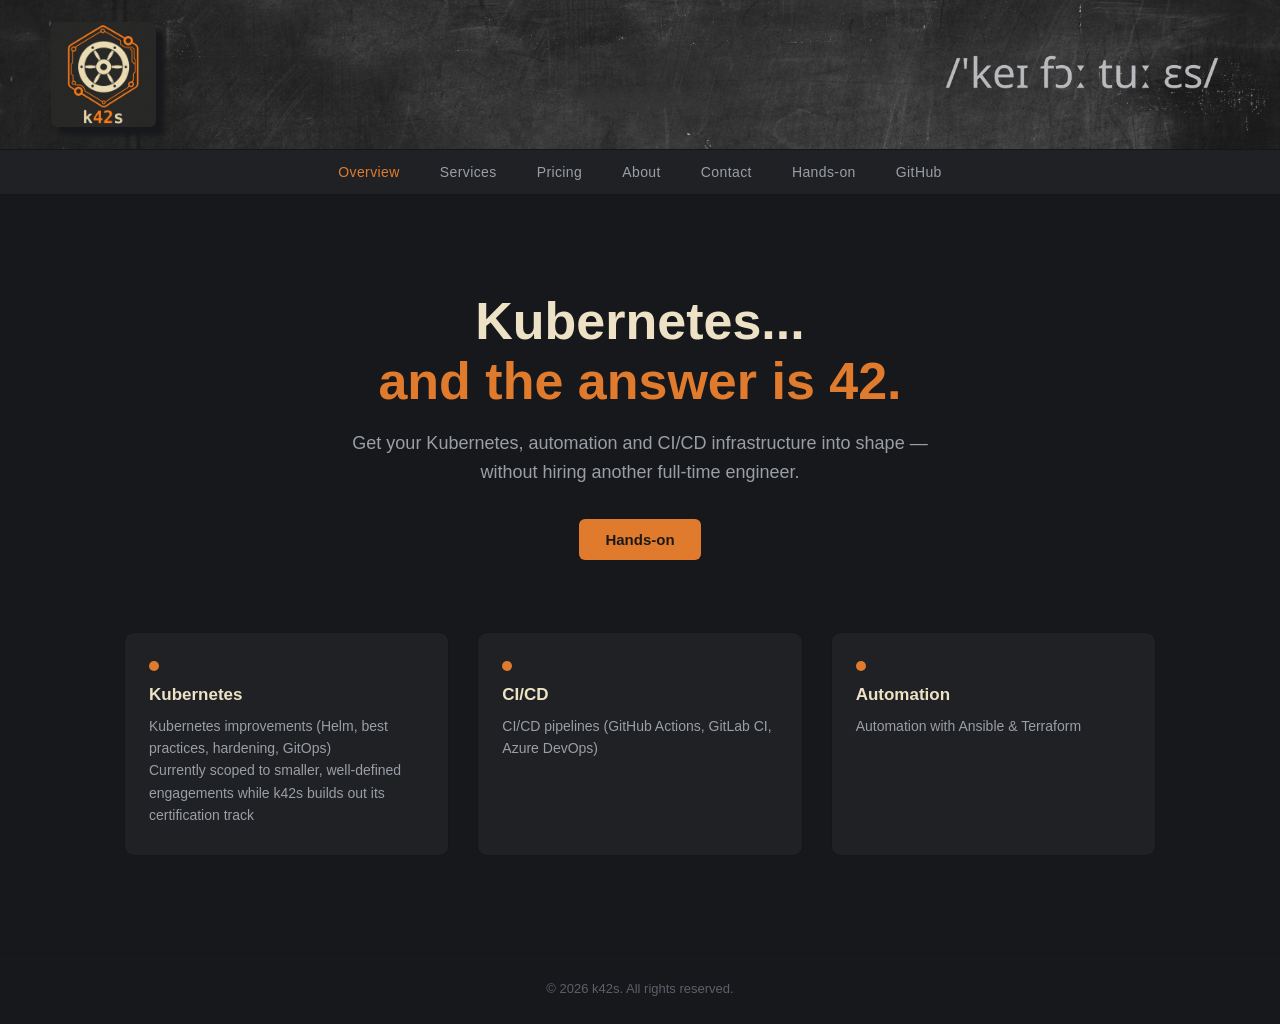
<file: www/index.html>
<!DOCTYPE html>
<html lang="en">
<head>
<meta charset="UTF-8">
<meta name="viewport" content="width=device-width, initial-scale=1.0">
<title>k42s - Kubernetes... and the answer is 42.</title>
<link rel="stylesheet" href="styles.css">
</head>
<body>

  <header class="banner">
    <div class="banner-logo">
      <img src="k42s-logo.png" alt="k42s logo">
    </div>
    <div class="banner-tagline">
      <img src="k42s-text.png" alt="/'keɪ fɔːr tuː ɛs/">
    </div>
  </header>

  <nav class="nav">
    <a href="index.html" class="active">Overview</a>
    <a href="services.html">Services</a>
    <a href="pricing.html">Pricing</a>
    <a href="about.html">About</a>
    <a href="contact.html">Contact</a>
    <a href="terminal.html">Hands-on</a>
    <a href="https://github.com/k42s-dev" target="_blank">GitHub</a>
  </nav>

  <main>
    <section class="hero">
      <h1>Kubernetes...<br><span>and the answer is 42.</span></h1>
      <p>
      Get your Kubernetes, automation and CI/CD infrastructure into shape — without hiring another full-time engineer.<br>
      </p>
      <div class="hero-actions">
        <a class="btn primary" href="terminal.html">Hands-on</a>
	<!-- <a class="btn secondary" href="#">Read the docs</a> -->
      </div>
    </section>

    <section class="features">
      <div class="feature">
        <div class="dot"></div>
        <h3>Kubernetes</h3>
	<p>Kubernetes improvements (Helm, best practices, hardening, GitOps)<br>
	Currently scoped to smaller, well-defined engagements while k42s builds out its certification track
	</p>
      </div>
      <div class="feature">
        <div class="dot"></div>
	<h3>CI/CD</h3>
	<p>CI/CD pipelines (GitHub Actions, GitLab CI, Azure DevOps)</p>
      </div>
      <div class="feature">
        <div class="dot"></div>
        <h3>Automation</h3>
        <p>Automation with Ansible & Terraform</p>
      </div>
    </section>
  </main>

  <footer>
    &copy; 2026 k42s. All rights reserved.
  </footer>

</body>
</html>
</file>
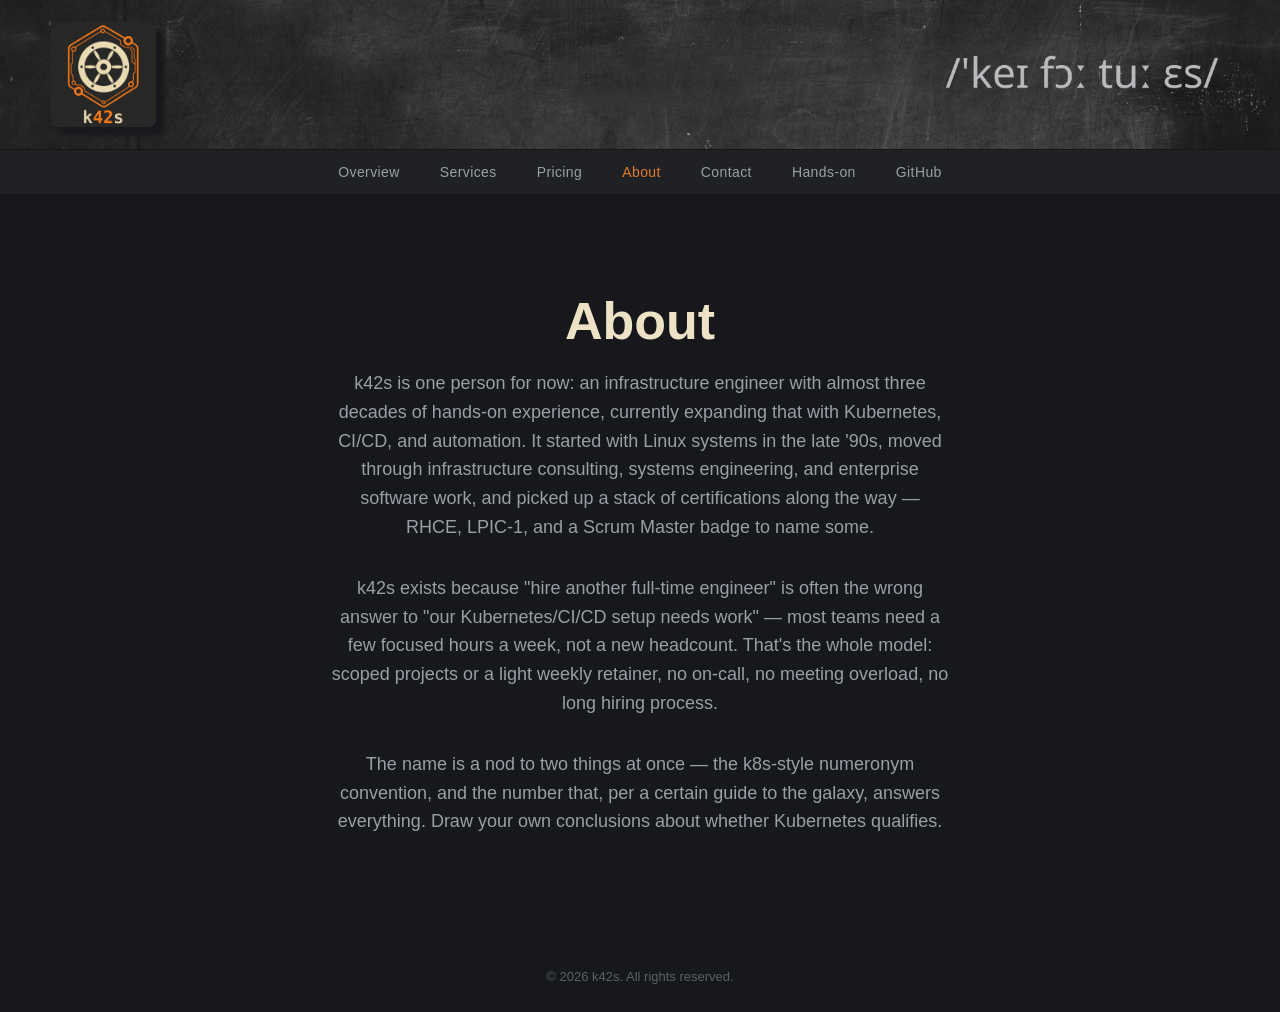
<file: www/about.html>
<!DOCTYPE html>
<html lang="en">
<head>
<meta charset="UTF-8">
<meta name="viewport" content="width=device-width, initial-scale=1.0">
<title>k42s - Kubernetes... and the answer is 42.</title>
<link rel="stylesheet" href="styles.css">
</head>
<body>

  <header class="banner">
    <div class="banner-logo">
      <img src="k42s-logo.png" alt="k42s logo">
    </div>
    <div class="banner-tagline">
      <img src="k42s-text.png" alt="/'keɪ fɔːr tuː ɛs/">
    </div>
  </header>

  <nav class="nav">
    <a href="index.html">Overview</a>
    <a href="services.html">Services</a>
    <a href="pricing.html">Pricing</a>
    <a href="about.html" class="active">About</a>
    <a href="contact.html">Contact</a>
    <a href="terminal.html">Hands-on</a>
    <a href="https://github.com/k42s-dev" target="_blank">GitHub</a>
  </nav>

  <main>
    <section class="hero">
      <h1>About</h1>
      <p>
      k42s is one person for now: an infrastructure engineer with almost three decades of hands-on experience, currently expanding that with Kubernetes, CI/CD, and automation. It started with Linux systems in the late '90s, moved through infrastructure consulting, systems engineering, and enterprise software work, and picked up a stack of certifications along the way — RHCE, LPIC-1, and a Scrum Master badge to name some.
      </p>
      <p>
      k42s exists because "hire another full-time engineer" is often the wrong answer to "our Kubernetes/CI/CD setup needs work" — most teams need a few focused hours a week, not a new headcount. That's the whole model: scoped projects or a light weekly retainer, no on-call, no meeting overload, no long hiring process.
      </p>
      <p>
The name is a nod to two things at once — the k8s-style numeronym convention, and the number that, per a certain guide to the galaxy, answers everything. Draw your own conclusions about whether Kubernetes qualifies.
      </p>
    </section>
  </main>

  <footer>
    &copy; 2026 k42s. All rights reserved.
  </footer>

</body>
</html>
</file>
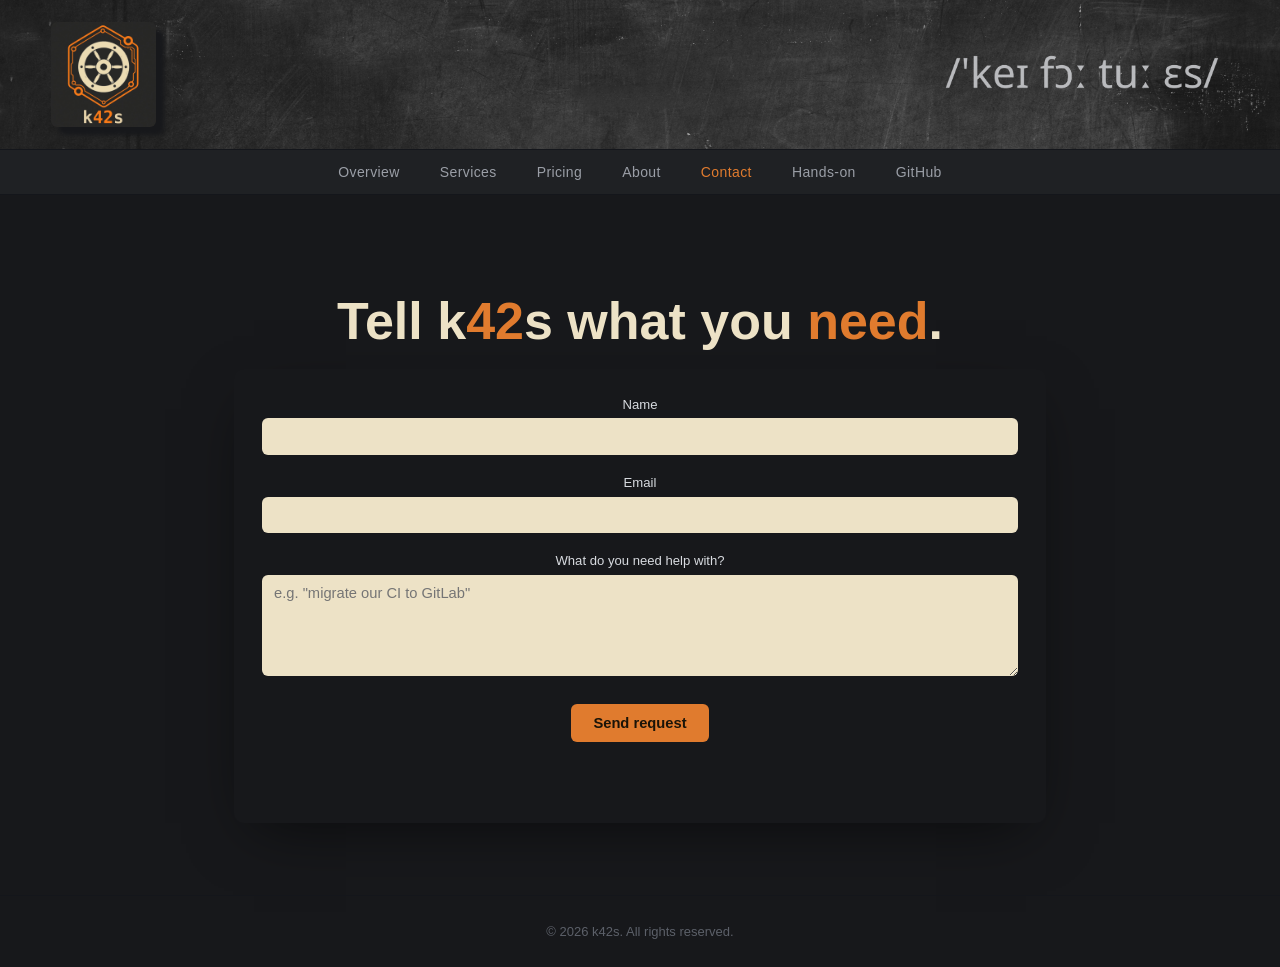
<file: www/contact.html>
<!DOCTYPE html>
<html lang="en">
<head>
<meta charset="UTF-8">
<meta name="viewport" content="width=device-width, initial-scale=1.0">
<title>k42s - Kubernetes... and the answer is 42.</title>
<link rel="preconnect" href="https://fonts.googleapis.com">
<link rel="preconnect" href="https://fonts.gstatic.com" crossorigin>
<link href="https://fonts.googleapis.com/css2?family=JetBrains+Mono:ital,wght@0,400;0,500;0,700;1,400&display=swap" rel="stylesheet">
<link rel="stylesheet" href="styles.css">
<link rel="stylesheet" href="contact.css">
</head>
<body>

  <header class="banner">
    <div class="banner-logo">
      <img src="k42s-logo.png" alt="k42s logo">
    </div>
    <div class="banner-tagline">
      <img src="k42s-text.png" alt="/'keɪ fɔːr tuː ɛs/">
    </div>
  </header>

  <nav class="nav">
    <a href="index.html">Overview</a>
    <a href="services.html">Services</a>
    <a href="pricing.html">Pricing</a>
    <a href="about.html">About</a>
    <a href="contact.html" class="active">Contact</a>
    <a href="terminal.html">Hands-on</a>
    <a href="https://github.com/k42s-dev" target="_blank">GitHub</a>
  </nav>

  <main>

<section class="hero">
	<!-- <p class="kicker">Contact</p> -->
	<h1>Tell k<span>42</span>s what you <span>need</span>.</h1>

  <form id="contactForm" class="form-wrap" novalidate>
    <div class="field">
      <label for="cf-name">Name</label>
      <input id="cf-name" name="name" type="text" autocomplete="name" required>
    </div>

    <div class="field">
      <label for="cf-email">Email</label>
      <input id="cf-email" name="email" type="email" autocomplete="email" required>
    </div>

    <div class="field">
      <label for="cf-message">What do you need help with?</label>
      <textarea id="cf-message" name="message" rows="5" placeholder='e.g. "migrate our CI to GitLab"' required></textarea>
    </div>

    <button type="submit" class="submit-btn">Send request</button>
    <p id="formStatus" class="form-status" aria-live="polite"></p>
  </form>


</section>
  </main>

  <footer>
    &copy; 2026 k42s. All rights reserved.
  </footer>

  <script src="js/contact.js"></script>
</body>
</html>
</file>
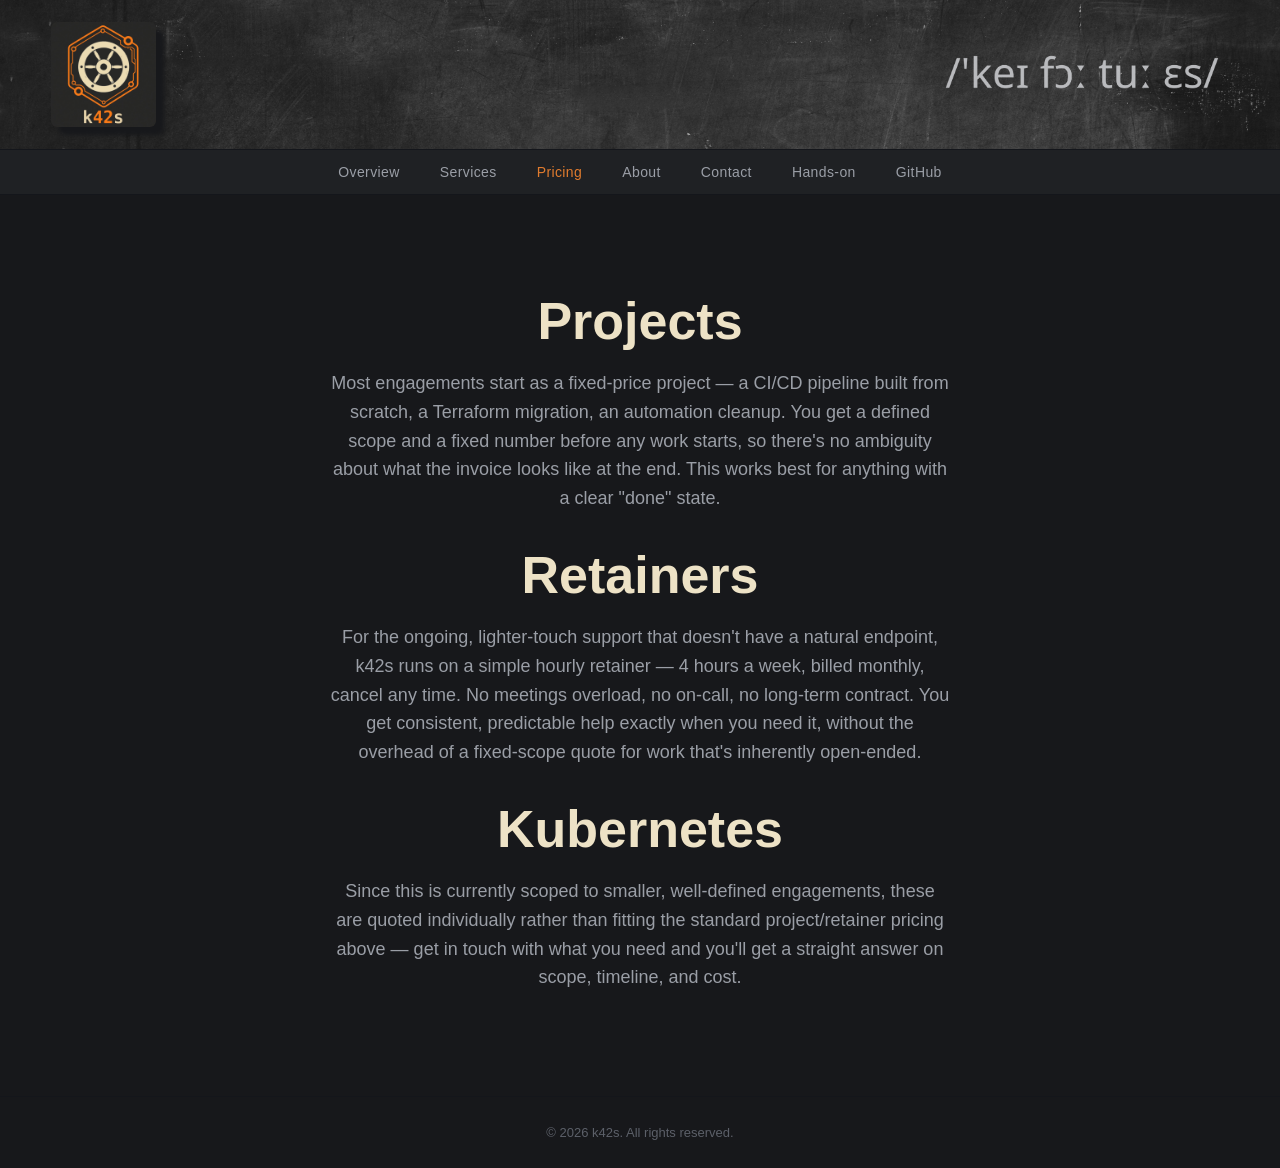
<file: www/pricing.html>
<!DOCTYPE html>
<html lang="en">
<head>
<meta charset="UTF-8">
<meta name="viewport" content="width=device-width, initial-scale=1.0">
<title>k42s - Kubernetes... and the answer is 42.</title>
<link rel="stylesheet" href="styles.css">
</head>
<body>

  <header class="banner">
    <div class="banner-logo">
      <img src="k42s-logo.png" alt="k42s logo">
    </div>
    <div class="banner-tagline">
      <img src="k42s-text.png" alt="/'keɪ fɔːr tuː ɛs/">
    </div>
  </header>

  <nav class="nav">
    <a href="index.html">Overview</a>
    <a href="services.html">Services</a>
    <a href="pricing.html" class="active">Pricing</a>
    <a href="about.html">About</a>
    <a href="contact.html">Contact</a>
    <a href="terminal.html">Hands-on</a>
    <a href="https://github.com/k42s-dev" target="_blank">GitHub</a>
  </nav>

  <main>
    <section class="hero">
      <h1>Projects</h1>
      <p>
      Most engagements start as a fixed-price project — a CI/CD pipeline built from scratch, a Terraform migration, an automation cleanup. You get a defined scope and a fixed number before any work starts, so there's no ambiguity about what the invoice looks like at the end. This works best for anything with a clear "done" state.
      </p>
      <h1>Retainers</h1>
      <p>
      For the ongoing, lighter-touch support that doesn't have a natural endpoint, k42s runs on a simple hourly retainer — 4 hours a week, billed monthly, cancel any time. No meetings overload, no on-call, no long-term contract. You get consistent, predictable help exactly when you need it, without the overhead of a fixed-scope quote for work that's inherently open-ended.
      </p>
      <h1>Kubernetes</h1>
      <p>
      Since this is currently scoped to smaller, well-defined engagements, these are quoted individually rather than fitting the standard project/retainer pricing above — get in touch with what you need and you'll get a straight answer on scope, timeline, and cost.
      </p>
    </section>
  </main>

  <footer>
    &copy; 2026 k42s. All rights reserved.
  </footer>

</body>
</html>
</file>
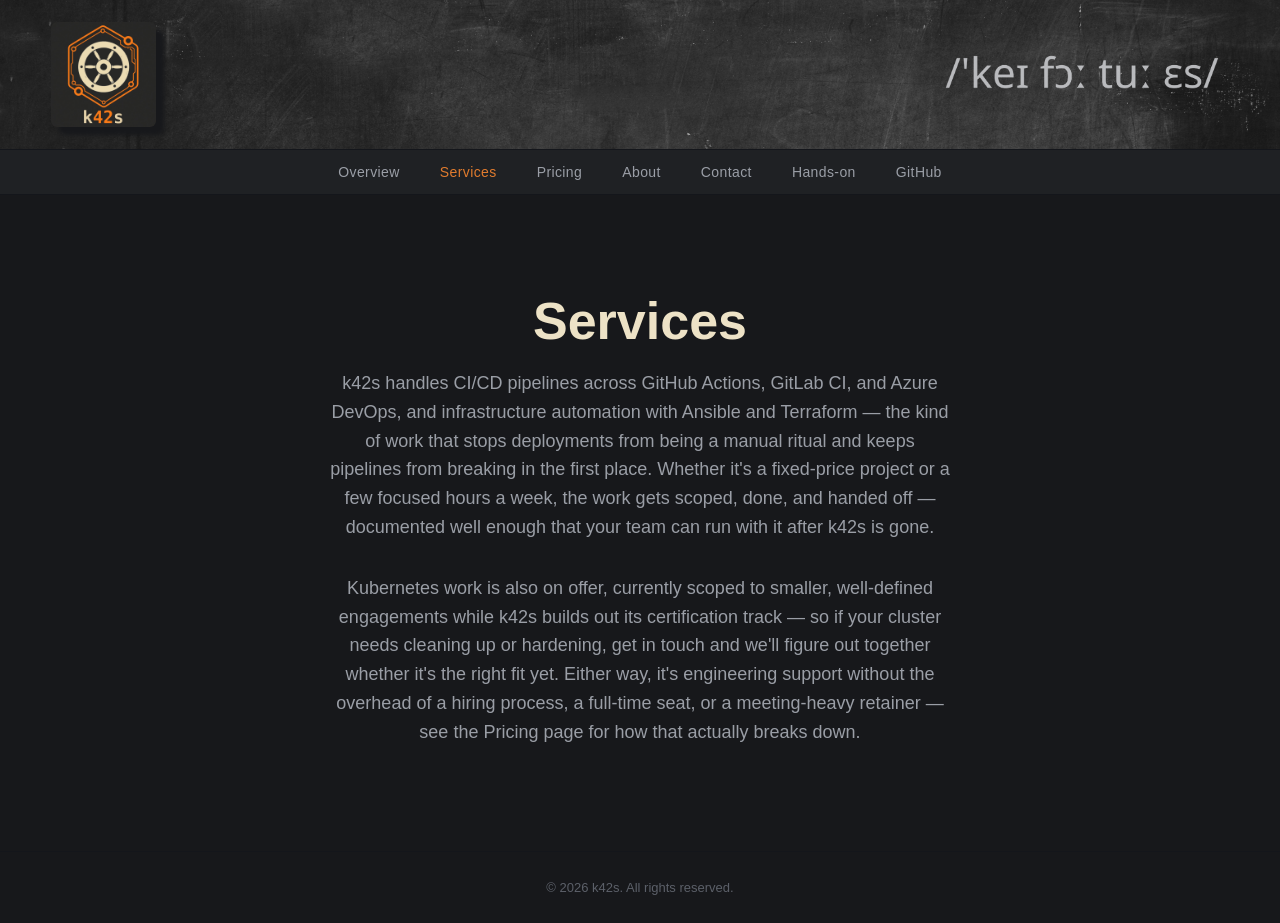
<file: www/services.html>
<!DOCTYPE html>
<html lang="en">
<head>
<meta charset="UTF-8">
<meta name="viewport" content="width=device-width, initial-scale=1.0">
<title>k42s - Kubernetes... and the answer is 42.</title>
<link rel="stylesheet" href="styles.css">
</head>
<body>

  <header class="banner">
    <div class="banner-logo">
      <img src="k42s-logo.png" alt="k42s logo">
    </div>
    <div class="banner-tagline">
      <img src="k42s-text.png" alt="/'keɪ fɔːr tuː ɛs/">
    </div>
  </header>

  <nav class="nav">
    <a href="index.html">Overview</a>
    <a href="services.html" class="active">Services</a>
    <a href="pricing.html">Pricing</a>
    <a href="about.html">About</a>
    <a href="contact.html">Contact</a>
    <a href="terminal.html">Hands-on</a>
    <a href="https://github.com/k42s-dev" target="_blank">GitHub</a>
  </nav>

  <main>
    <section class="hero">
      <h1>Services</h1>
      <p>
      k42s handles CI/CD pipelines across GitHub Actions, GitLab CI, and Azure DevOps, and infrastructure automation with Ansible and Terraform — the kind of work that stops deployments from being a manual ritual and keeps pipelines from breaking in the first place. Whether it's a fixed-price project or a few focused hours a week, the work gets scoped, done, and handed off — documented well enough that your team can run with it after k42s is gone.
      </p>
      <p>
      Kubernetes work is also on offer, currently scoped to smaller, well-defined engagements while k42s builds out its certification track — so if your cluster needs cleaning up or hardening, get in touch and we'll figure out together whether it's the right fit yet. Either way, it's engineering support without the overhead of a hiring process, a full-time seat, or a meeting-heavy retainer — see the Pricing page for how that actually breaks down.
      </p>
    </section>
  </main>

  <footer>
    &copy; 2026 k42s. All rights reserved.
  </footer>

</body>
</html>
</file>
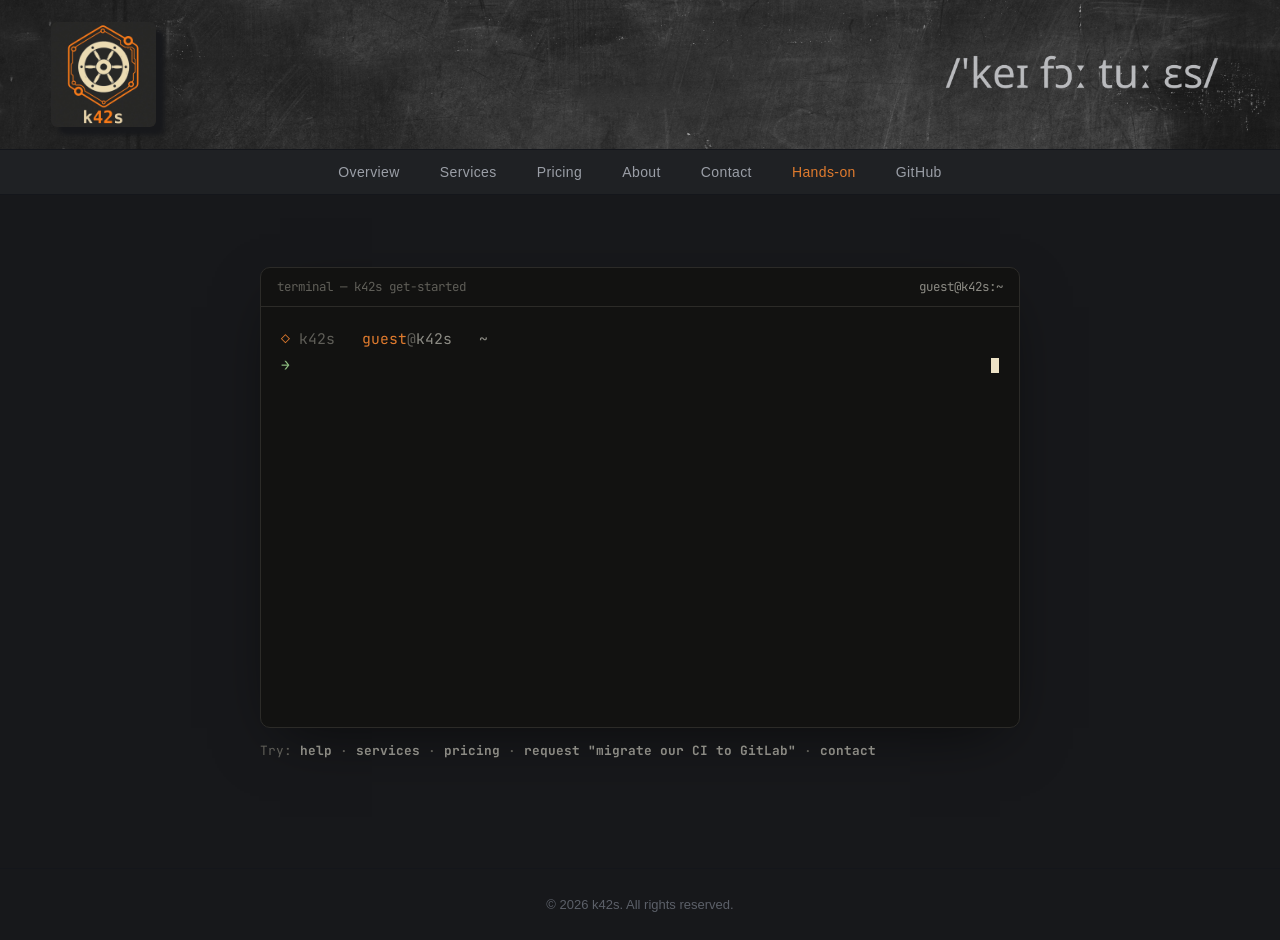
<file: www/terminal.html>
<!DOCTYPE html>
<html lang="en">
<head>
<meta charset="UTF-8">
<meta name="viewport" content="width=device-width, initial-scale=1.0">
<title>k42s — Get started</title>
<link rel="preconnect" href="https://fonts.googleapis.com">
<link rel="preconnect" href="https://fonts.gstatic.com" crossorigin>
<link href="https://fonts.googleapis.com/css2?family=JetBrains+Mono:ital,wght@0,400;0,500;0,700;1,400&display=swap" rel="stylesheet">
<link rel="stylesheet" href="styles.css">
<link rel="stylesheet" href="terminal-styles.css">
</head>
<body>

  <header class="banner">
    <div class="banner-logo">
      <img src="k42s-logo.png" alt="k42s logo">
    </div>
    <div class="banner-tagline">
      <img src="k42s-text.png" alt="/'keɪ fɔːr tuː ɛs/">
    </div>
  </header>

<nav class="nav">
  <a href="index.html">Overview</a>
  <a href="services.html">Services</a>
  <a href="pricing.html">Pricing</a>
  <a href="about.html">About</a>
  <a href="contact.html">Contact</a>
  <a href="terminal.html" class="active">Hands-on</a>
  <a href="https://github.com/k42s-dev" target="_blank">GitHub</a>
</nav>

<main>
	<!-- <p class="lede">Type <b style="color:var(--orange)">help</b> to see what k42s can do</p> -->

  <div class="term-wrap">
    <div class="term-bar">
      <span>terminal — k42s get-started</span>
      <span class="path">guest@k42s:~</span>
    </div>
    <div class="term-body" id="termBody">
      <!-- history renders here -->
    </div>
  </div>

  <p class="hint">Try: <b>help</b> · <b>services</b> · <b>pricing</b> · <b>request "migrate our CI to GitLab"</b> · <b>contact</b></p>
</main>

  <footer>
    &copy; 2026 k42s. All rights reserved.
  </footer>

<script src="js/terminal.js"></script>
</body>
</html>
</file>
<file: www/styles.css>
:root{
  --bg: #17181b;
  --bg-alt: #1f2124;
  --orange: #e07b2e;
  --cream: #ede2c6;
  --text: #d8dbe0;
  --text-dim: #9a9ea6;
  --border: #14161b;
}

* { box-sizing: border-box; }

html, body {
  margin: 0;
  padding: 0;
  background: var(--bg);
  color: var(--text);
  font-family: 'Segoe UI', 'Helvetica Neue', Arial, sans-serif;
}

/* ---------- Banner ---------- */

.banner {
  position: relative;
  width: 100%;
  height: 150px;
  background-image: url('chalkboard-banner.png');
  background-size: cover;
  background-position: center;
  display: flex;
  align-items: center;
  justify-content: space-between;
  padding: 0 clamp(20px, 4vw, 64px);
  border-bottom: 1px solid var(--border);
}

.banner-logo {
  display: flex;
  align-items: center;
  height: 100%;
  padding: 22px 0;
}

.banner-logo img {
  height: 100%;
  width: auto;
  display: block;
  border-radius: 6px;
  filter: drop-shadow(8px 8px 2px var(--bg));
}

.banner-tagline img {
  /* height: 34%; */
  height: 50px;
  width: auto;
  display: block;
  opacity: 0.92;
}

/* ---------- Nav ---------- */

.nav {
  display: flex;
  align-items: center;
  justify-content: center;
  gap: 40px;
  background: var(--bg-alt);
  padding: 14px 0;
  border-bottom: 1px solid var(--border);
  font-size: 14px;
  letter-spacing: 0.4px;
}

.nav a {
  color: var(--text-dim);
  text-decoration: none;
  transition: color 0.15s ease;
}

.nav a:hover {
  color: var(--cream);
}

.nav a.active {
  color: var(--orange);
}

/* ---------- Hero ---------- */

.hero {
  max-width: 860px;
  margin: 0 auto;
  padding: 96px 24px 72px;
  text-align: center;
}

.hero h1 {
  font-size: clamp(32px, 5vw, 52px);
  margin: 0 0 18px;
  color: var(--cream);
  font-weight: 600;
}

.hero h1 span {
  color: var(--orange);
}

.hero p {
  font-size: 18px;
  line-height: 1.6;
  color: var(--text-dim);
  margin: 0 auto 32px;
  max-width: 620px;
}

.hero-actions {
  display: flex;
  gap: 16px;
  justify-content: center;
}

.btn {
  display: inline-block;
  padding: 12px 26px;
  border-radius: 6px;
  font-size: 15px;
  font-weight: 600;
  text-decoration: none;
  transition: transform 0.15s ease, opacity 0.15s ease;
}

.btn:hover { transform: translateY(-1px); }

.btn.primary {
  background: var(--orange);
  color: #1a1a1a;
}

.btn.secondary {
  background: transparent;
  color: var(--text);
  border: 1px solid #3a3d47;
}

/* ---------- Feature strip ---------- */

.features {
  max-width: 1080px;
  margin: 0 auto;
  padding: 0 24px 96px;
  display: grid;
  grid-template-columns: repeat(3, 1fr);
  gap: 28px;
}

.feature {
  background: var(--bg-alt);
  border: 1px solid var(--border);
  border-radius: 10px;
  padding: 28px 24px;
}

.feature .dot {
  width: 10px;
  height: 10px;
  border-radius: 50%;
  background: var(--orange);
  margin-bottom: 14px;
}

.feature h3 {
  margin: 0 0 10px;
  font-size: 17px;
  color: var(--cream);
}

.feature p {
  margin: 0;
  font-size: 14px;
  line-height: 1.6;
  color: var(--text-dim);
}

/* ---------- Footer ---------- */

footer {
  text-align: center;
  padding: 28px 24px;
  font-size: 13px;
  color: #5c6069;
  border-top: 1px solid var(--border);
}

@media (max-width: 700px) {
  .banner { height: 130px; }
  .features { grid-template-columns: 1fr; }
  .banner-tagline { display: none; }
}
</file>
<file: www/contact.css>
/* ---- contact form ---- */
.form-wrap{
  background:var(--panel);
  border:1px solid var(--panel-border);
  border-radius:10px;
  padding:1.75rem;
  box-shadow:0 20px 60px -20px rgba(0,0,0,0.6);
}

.field{margin-bottom:1.25rem;}
.field:last-of-type{margin-bottom:1.5rem;}

.field label{
  display:block;font-family:var(--mono);font-size:0.82rem;
  color:var(--muted);margin-bottom:0.4rem;
}

.field input,
.field textarea{
  width:100%;
/*  background:var(--bg); */
  background:var(--cream);
  border:1px solid var(--panel-border);
  border-radius:6px;
  color:#282828;
  font-family:var(--mono);
  font-size:0.92rem;
  padding:0.65rem 0.75rem;
  outline:none;
  resize:vertical;
}
.field input:focus,
.field textarea:focus{
  border-color:var(--orange);
}
.field input:invalid.touched,
.field textarea:invalid.touched{
  border-color:var(--red);
}

.submit-btn{
  background:var(--orange);
  color:#1a1408;
  border:none;
  border-radius:6px;
  font-family:var(--mono);
  font-weight:700;
  font-size:0.92rem;
  padding:0.7rem 1.4rem;
  cursor:pointer;
}
.submit-btn:hover{filter:brightness(1.08);}
.submit-btn:active{filter:brightness(0.95);}

.form-status{
  font-family:var(--mono);
  font-size:0.85rem;
  margin:0.9rem 0 0;
  min-height:1.2em;
}
.form-status.ok{color:var(--green);}
.form-status.err{color:var(--red);}
</file>
<file: www/terminal-styles.css>
:root{
/*  --bg:#191918; */
  --panel:#121211;
  --panel-border:#2c2b28;
/*  --cream:#ede0c8;
  --orange:#e8823c; */
  --muted:#8c8b84;
  --muted-dim:#5f5e58;
  --green:#8fbf82;
  --red:#d9705a;
  --mono: 'JetBrains Mono', ui-monospace, SFMono-Regular, Menlo, Consolas, monospace;
  --sans: -apple-system, BlinkMacSystemFont, 'Segoe UI', system-ui, sans-serif;
}
/* *{box-sizing:border-box;}
html,body{margin:0;padding:0;background:var(--bg);color:var(--cream);font-family:var(--sans);}
*/ 
/* ---- minimal page chrome, for context only ---- */
/* .nav{
  display:flex;align-items:center;justify-content:center;gap:2.25rem;
  padding:1.1rem 1rem;border-bottom:1px solid var(--panel-border);
}
.nav a{color:var(--muted);text-decoration:none;font-size:0.92rem;}
.nav a:hover{color:var(--cream);}i */
.nav a.active{color:var(--orange);}

main{max-width:800px;margin:0 auto;padding:4.5rem 1.25rem 6rem;}
.kicker{color:var(--muted);font-size:1rem;margin:0 0 0.5rem;}
h1{
  font-size:2.4rem;line-height:1.15;margin:0 0 0.9rem;
  font-weight:700;letter-spacing:-0.01em;
}
h1 span{color:var(--orange);}
.lede{color:var(--muted);font-size:1.05rem;line-height:1.55;max-width:46ch;margin:0 0 2.75rem;}

/* ---- terminal ---- */
.term-wrap{
  background:var(--panel);
  border:1px solid var(--panel-border);
  border-radius:10px;
  overflow:hidden;
  box-shadow:0 20px 60px -20px rgba(0,0,0,0.6);
}
.term-bar{
  display:flex;align-items:center;justify-content:space-between;
  padding:0.65rem 1rem;border-bottom:1px solid var(--panel-border);
  font-family:var(--mono);font-size:0.78rem;color:var(--muted-dim);
}
.term-bar .path{color:var(--muted);}
.term-body{
  font-family:var(--mono);
  font-size:0.92rem;
  line-height:1.65;
  padding:1.25rem 1.25rem 1rem;
  height:420px;
  overflow-y:auto;
  cursor:text;
}
.term-body::-webkit-scrollbar{width:8px;}
.term-body::-webkit-scrollbar-thumb{background:var(--panel-border);border-radius:8px;}

.line{white-space:pre-wrap;word-break:break-word;margin:0 0 0.15rem;}
.meta-line{color:var(--muted-dim);}
.meta-line .icon{color:var(--orange);}
.meta-line .user{color:var(--orange);}
.meta-line .host{color:var(--muted);}
.meta-line .path{color:var(--muted);}

.cmd-line{color:var(--cream);}
.cmd-line .arrow{color:var(--green);margin-right:0.5rem;}

.out{color:var(--muted);margin:0 0 0.9rem;}
.out.accent{color:var(--cream);}
.out.ok{color:var(--green);}
.out.err{color:var(--red);}
.out b{color:var(--orange);font-weight:500;}

.prompt-row{display:flex;align-items:center;margin-top:0.15rem;}
.prompt-row .arrow{color:var(--green);margin-right:0.5rem;flex-shrink:0;}
.prompt-input{
  background:transparent;border:none;outline:none;
  color:var(--cream);font-family:var(--mono);font-size:0.92rem;
  flex:1;caret-color:transparent;
}
.cursor{
  display:inline-block;width:0.55em;height:1.05em;background:var(--cream);
  vertical-align:text-bottom;animation:blink 1s step-end infinite;margin-left:1px;
}
@keyframes blink{50%{opacity:0;}}

.hint{
  margin-top:0.9rem;color:var(--muted-dim);font-size:0.8rem;font-family:var(--mono);
}
.hint b{color:var(--muted);}
</file>
